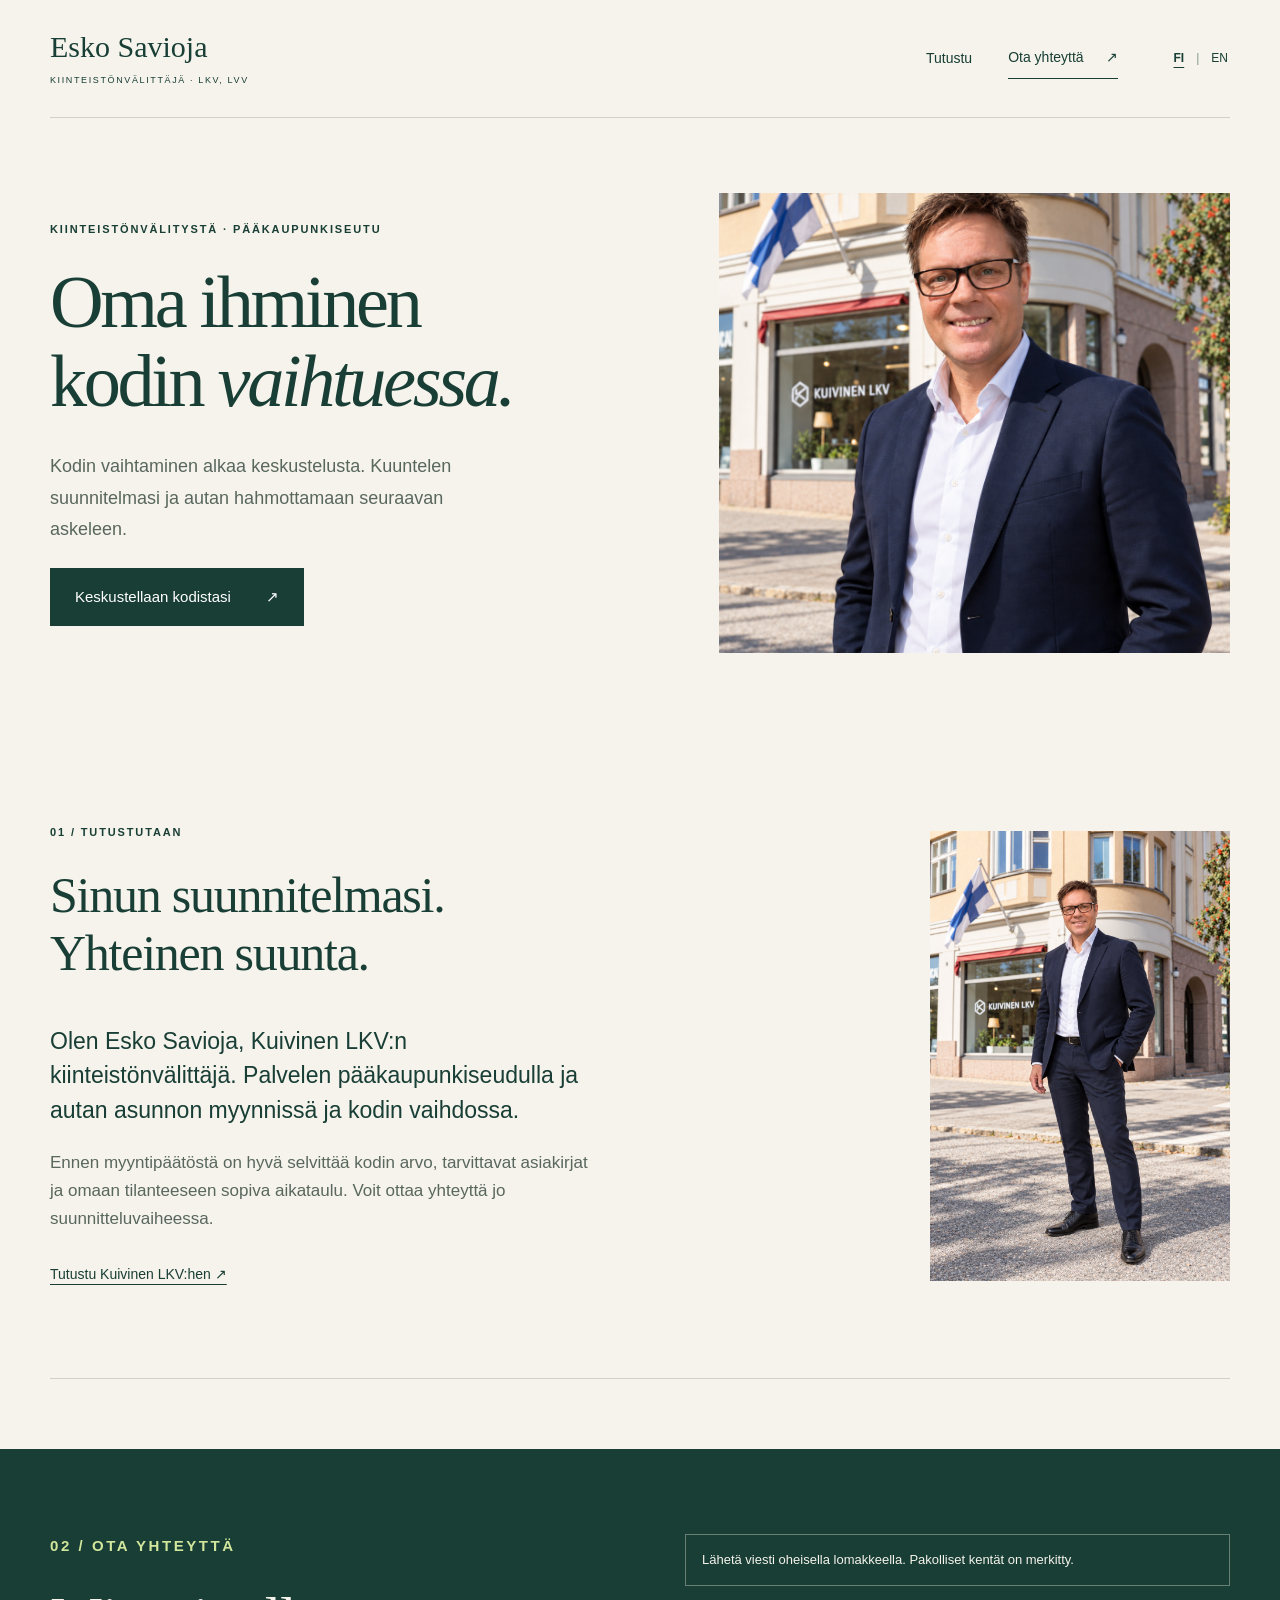
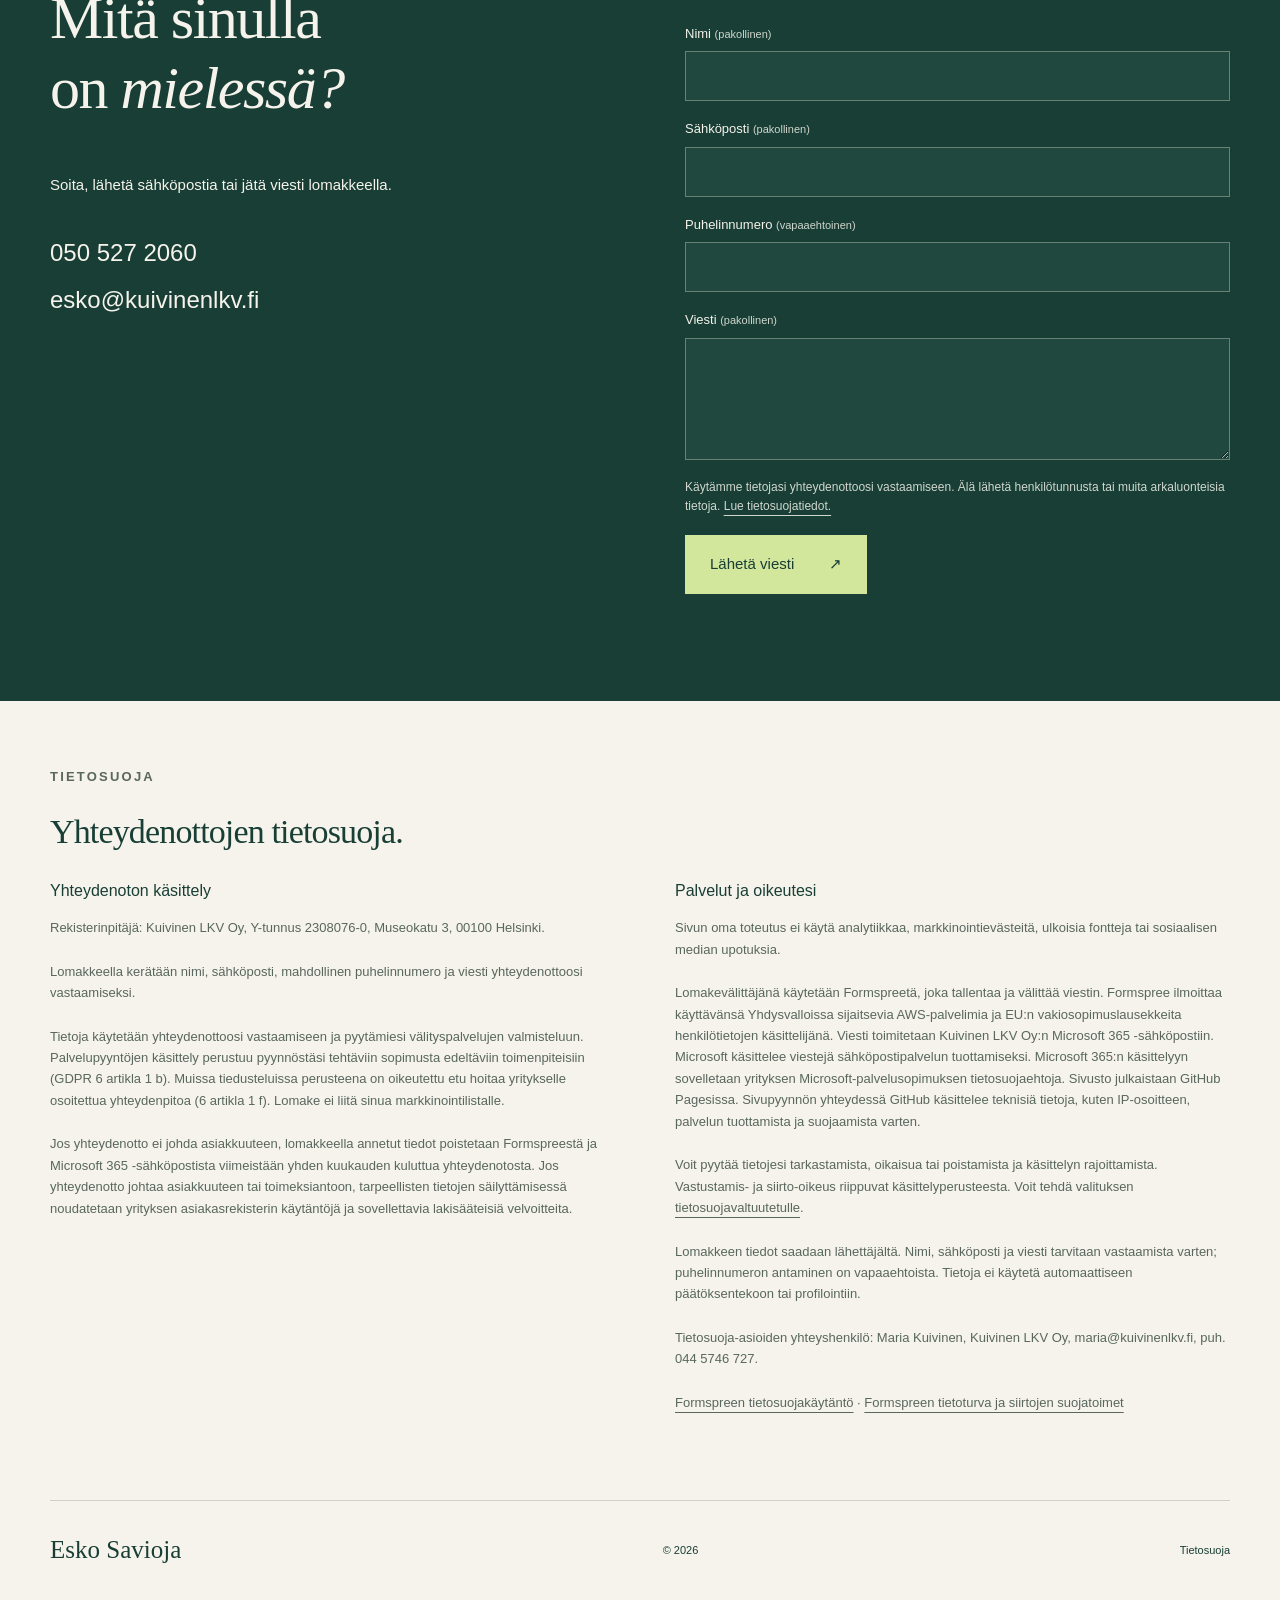
<file: index.html>
<!doctype html>
<html lang="fi">
<head>
  <meta charset="utf-8">
  <meta name="viewport" content="width=device-width, initial-scale=1">
  <meta name="robots" content="index, follow">
  <meta name="description" content="Kiinteistönvälittäjä Esko Savioja, LKV, LVV. Apua asunnon myyntiin ja kodin vaihtoon pääkaupunkiseudulla. Kuivinen LKV — ota yhteyttä.">
  <meta name="theme-color" content="#183e35">
  <meta property="og:title" content="Esko Savioja | Kiinteistönvälittäjä pääkaupunkiseudulla">
  <meta property="og:description" content="Kiinteistönvälittäjä Esko Savioja, LKV, LVV. Apua asunnon myyntiin ja kodin vaihtoon pääkaupunkiseudulla. Kuivinen LKV — ota yhteyttä.">
  <meta property="og:type" content="website">
  <meta property="og:locale" content="fi_FI">
  <title>Esko Savioja | Kiinteistönvälittäjä pääkaupunkiseudulla</title>
  <link rel="canonical" href="https://eskosavioja.com/">
  <link rel="alternate" hreflang="fi" href="https://eskosavioja.com/">
  <link rel="alternate" hreflang="en" href="https://eskosavioja.com/en/">
  <link rel="alternate" hreflang="x-default" href="https://eskosavioja.com/">
  <meta property="og:url" content="https://eskosavioja.com/">
  <link rel="icon" href="favicon.svg" type="image/svg+xml">
  <link rel="stylesheet" href="styles.css">
  <script src="site-config.js" defer></script>
  <script src="site.js" defer></script>
  <meta property="og:image" content="https://eskosavioja.com/esko-savioja-ulkokuva.png">
  <meta property="og:image:alt" content="Esko Savioja — Kuivinen LKV">
  <meta name="twitter:card" content="summary_large_image">
  <script type="application/ld+json">{"@context": "https://schema.org", "@graph": [{"@type": "Person", "@id": "https://eskosavioja.com/#esko", "name": "Esko Savioja", "url": "https://eskosavioja.com/", "image": "https://eskosavioja.com/esko-savioja-ulkokuva.png", "jobTitle": "Kiinteistönvälittäjä, LKV, LVV", "telephone": "+358505272060", "email": "esko@kuivinenlkv.fi", "worksFor": {"@type": "Organization", "name": "Kuivinen LKV Oy", "url": "https://kuivinenlkv.fi/"}, "description": "Kuivinen LKV:n kiinteistönvälittäjä pääkaupunkiseudulla."}, {"@type": "ProfilePage", "@id": "https://eskosavioja.com/#page", "url": "https://eskosavioja.com/", "name": "Esko Savioja | Kiinteistönvälittäjä pääkaupunkiseudulla", "inLanguage": "fi", "mainEntity": {"@id": "https://eskosavioja.com/#esko"}}]}</script>
</head>
<body>
  <a class="skip" href="#sisalto">Siirry sisältöön</a>
  <header class="header wrap">
    <a href="#" class="wordmark" aria-label="Esko Savioja, etusivu">Esko Savioja<span>KIINTEISTÖNVÄLITTÄJÄ · LKV, LVV</span></a>
    <nav aria-label="Päävalikko"><a href="#esittely">Tutustu</a><a href="#yhteys" class="nav-cta">Ota yhteyttä <span aria-hidden="true">↗</span></a><span class="language-switch" aria-label="Kieli"><a href="./" lang="fi" aria-current="page">FI</a><span aria-hidden="true">|</span><a href="en/" lang="en" hreflang="en">EN</a></span></nav>
  </header>
  <main id="sisalto">
    <section class="hero wrap" aria-labelledby="hero-title">
      <div class="hero-copy"><p class="eyebrow">KIINTEISTÖNVÄLITYSTÄ · PÄÄKAUPUNKISEUTU</p>
        <h1 id="hero-title">Oma ihminen<br>kodin <em>vaihtuessa.</em></h1>
        <p class="lead">Kodin vaihtaminen alkaa keskustelusta. Kuuntelen suunnitelmasi ja autan hahmottamaan seuraavan askeleen.</p>
        <a class="button" href="#yhteys">Keskustellaan kodistasi <span aria-hidden="true">↗</span></a>
      </div>
      <figure class="portrait" id="portrait">
        <img id="portrait-photo" src="esko-savioja-ulkokuva.png" alt="Esko Savioja Kuivinen LKV:n toimiston edustalla" width="1122" height="1402" fetchpriority="high">
      </figure>
    </section>
    <section id="esittely" class="intro wrap section" aria-labelledby="intro-title">
      <div class="intro-copy">
      <div><p class="eyebrow">01 / TUTUSTUTAAN</p><h2 id="intro-title">Sinun suunnitelmasi.<br>Yhteinen suunta.</h2></div>
      <div class="intro-text"><p class="large">Olen Esko Savioja, Kuivinen LKV:n kiinteistönvälittäjä. Palvelen pääkaupunkiseudulla ja autan asunnon myynnissä ja kodin vaihdossa.</p><p>Ennen myyntipäätöstä on hyvä selvittää kodin arvo, tarvittavat asiakirjat ja omaan tilanteeseen sopiva aikataulu. Voit ottaa yhteyttä jo suunnitteluvaiheessa.</p><a class="text-link" id="profile-link" href="https://kuivinenlkv.fi/">Tutustu Kuivinen LKV:hen <span aria-hidden="true">↗</span></a></div>
      </div>
    <figure class="location-photo">
      <img src="esko-savioja-kokovartalo.png" alt="Esko Savioja kokovartalokuvassa Kuivinen LKV:n toimiston edustalla" width="1024" height="1536" loading="lazy" decoding="async">
    </figure>
    </section>
    <section id="yhteys" class="contact" aria-labelledby="contact-title"><div class="wrap contact-grid">
      <div><p class="eyebrow">02 / OTA YHTEYTTÄ</p><h2 id="contact-title">Mitä sinulla<br>on <em>mielessä?</em></h2><p>Soita, lähetä sähköpostia tai jätä viesti lomakkeella.</p><address><a id="phone" href="tel:+358505272060">050 527 2060</a><a id="email" href="mailto:esko@kuivinenlkv.fi">esko@kuivinenlkv.fi</a></address></div>
      <form id="contact-form" method="post" aria-describedby="form-note">
        <p id="form-note" class="form-note">Lähetä viesti oheisella lomakkeella. Pakolliset kentät on merkitty.</p>
        <input type="hidden" name="language" value="fi">
        <fieldset disabled id="form-fields"><legend class="sr-only">Yhteydenottolomake</legend>
          <label for="name">Nimi <span>(pakollinen)</span></label><input id="name" name="name" autocomplete="name" maxlength="120" required>
          <label for="email-field">Sähköposti <span>(pakollinen)</span></label><input id="email-field" name="email" type="email" autocomplete="email" maxlength="254" required>
          <label for="phone-field">Puhelinnumero <span>(vapaaehtoinen)</span></label><input id="phone-field" name="phone" type="tel" autocomplete="tel" maxlength="40">
          <label for="message">Viesti <span>(pakollinen)</span></label><textarea id="message" name="message" rows="4" maxlength="5000" required></textarea>
          <div class="honeypot" aria-hidden="true"><label for="website">Jätä tämä tyhjäksi</label><input id="website" name="_gotcha" tabindex="-1" autocomplete="off"></div>
          <p class="form-privacy">Käytämme tietojasi yhteydenottoosi vastaamiseen. Älä lähetä henkilötunnusta tai muita arkaluonteisia tietoja. <a href="#tietosuoja">Lue tietosuojatiedot.</a></p>
          <button class="button light" type="submit" id="send">Lähetä viesti <span aria-hidden="true">↗</span></button>
        </fieldset>
        <p id="form-status" role="status" aria-live="polite"></p>
      </form>
    </div></section>
    <section id="tietosuoja" class="privacy wrap section" aria-labelledby="privacy-title"><p class="eyebrow">TIETOSUOJA</p><h2 id="privacy-title">Yhteydenottojen tietosuoja.</h2>
      <div class="privacy-grid"><div><h3>Yhteydenoton käsittely</h3><p id="controller">Rekisterinpitäjä: Kuivinen LKV Oy, Y-tunnus 2308076-0, Museokatu 3, 00100 Helsinki.</p><p>Lomakkeella kerätään nimi, sähköposti, mahdollinen puhelinnumero ja viesti yhteydenottoosi vastaamiseksi.</p><p id="legal-basis">Tietoja käytetään yhteydenottoosi vastaamiseen ja pyytämiesi välityspalvelujen valmisteluun. Palvelupyyntöjen käsittely perustuu pyynnöstäsi tehtäviin sopimusta edeltäviin toimenpiteisiin (GDPR 6 artikla 1 b). Muissa tiedusteluissa perusteena on oikeutettu etu hoitaa yritykselle osoitettua yhteydenpitoa (6 artikla 1 f). Lomake ei liitä sinua markkinointilistalle.</p><p id="retention">Jos yhteydenotto ei johda asiakkuuteen, lomakkeella annetut tiedot poistetaan Formspreestä ja Microsoft 365 -sähköpostista viimeistään yhden kuukauden kuluttua yhteydenotosta. Jos yhteydenotto johtaa asiakkuuteen tai toimeksiantoon, tarpeellisten tietojen säilyttämisessä noudatetaan yrityksen asiakasrekisterin käytäntöjä ja sovellettavia lakisääteisiä velvoitteita.</p></div><div><h3>Palvelut ja oikeutesi</h3><p>Sivun oma toteutus ei käytä analytiikkaa, markkinointievästeitä, ulkoisia fontteja tai sosiaalisen median upotuksia.</p><p id="processors">Lomakevälittäjänä käytetään Formspreetä, joka tallentaa ja välittää viestin. Formspree ilmoittaa käyttävänsä Yhdysvalloissa sijaitsevia AWS-palvelimia ja EU:n vakiosopimuslausekkeita henkilötietojen käsittelijänä. Viesti toimitetaan Kuivinen LKV Oy:n Microsoft 365 -sähköpostiin. Microsoft käsittelee viestejä sähköpostipalvelun tuottamiseksi. Microsoft 365:n käsittelyyn sovelletaan yrityksen Microsoft-palvelusopimuksen tietosuojaehtoja. Sivusto julkaistaan GitHub Pagesissa. Sivupyynnön yhteydessä GitHub käsittelee teknisiä tietoja, kuten IP-osoitteen, palvelun tuottamista ja suojaamista varten.</p><p>Voit pyytää tietojesi tarkastamista, oikaisua tai poistamista ja käsittelyn rajoittamista. Vastustamis- ja siirto-oikeus riippuvat käsittelyperusteesta. Voit tehdä valituksen <a href="https://tietosuoja.fi/ilmoitus-tietosuojavaltuutetulle">tietosuojavaltuutetulle</a>.</p><p>Lomakkeen tiedot saadaan lähettäjältä. Nimi, sähköposti ja viesti tarvitaan vastaamista varten; puhelinnumeron antaminen on vapaaehtoista. Tietoja ei käytetä automaattiseen päätöksentekoon tai profilointiin.</p><p id="privacy-contact">Tietosuoja-asioiden yhteyshenkilö: Maria Kuivinen, Kuivinen LKV Oy, maria@kuivinenlkv.fi, puh. 044 5746 727.</p><p><a href="https://formspree.io/legal/privacy-policy/">Formspreen tietosuojakäytäntö</a> · <a href="https://formspree.io/security/">Formspreen tietoturva ja siirtojen suojatoimet</a></p></div></div>
    </section>
  </main>
  <footer class="footer wrap"><a class="wordmark" href="#">Esko Savioja</a><span>© <span id="year">2026</span></span><a href="#tietosuoja">Tietosuoja</a></footer>
</body>
</html>
</file>
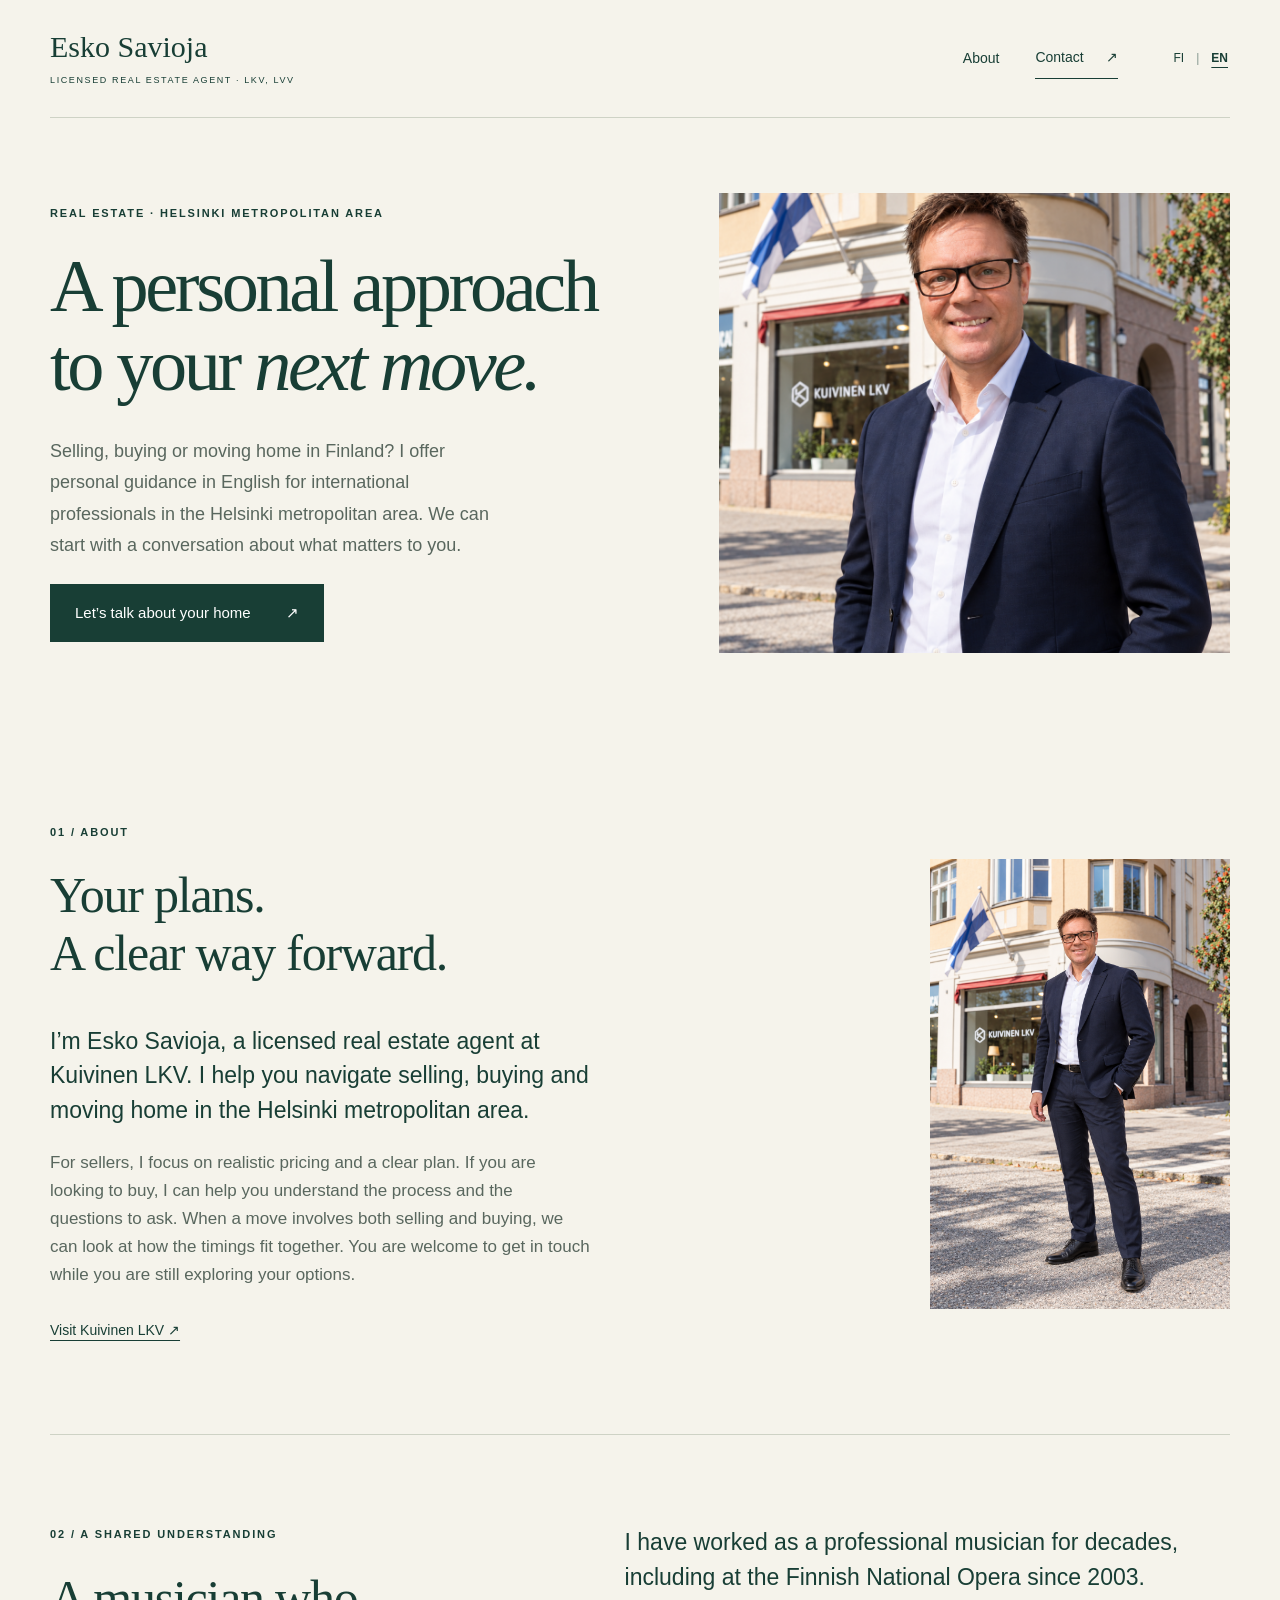
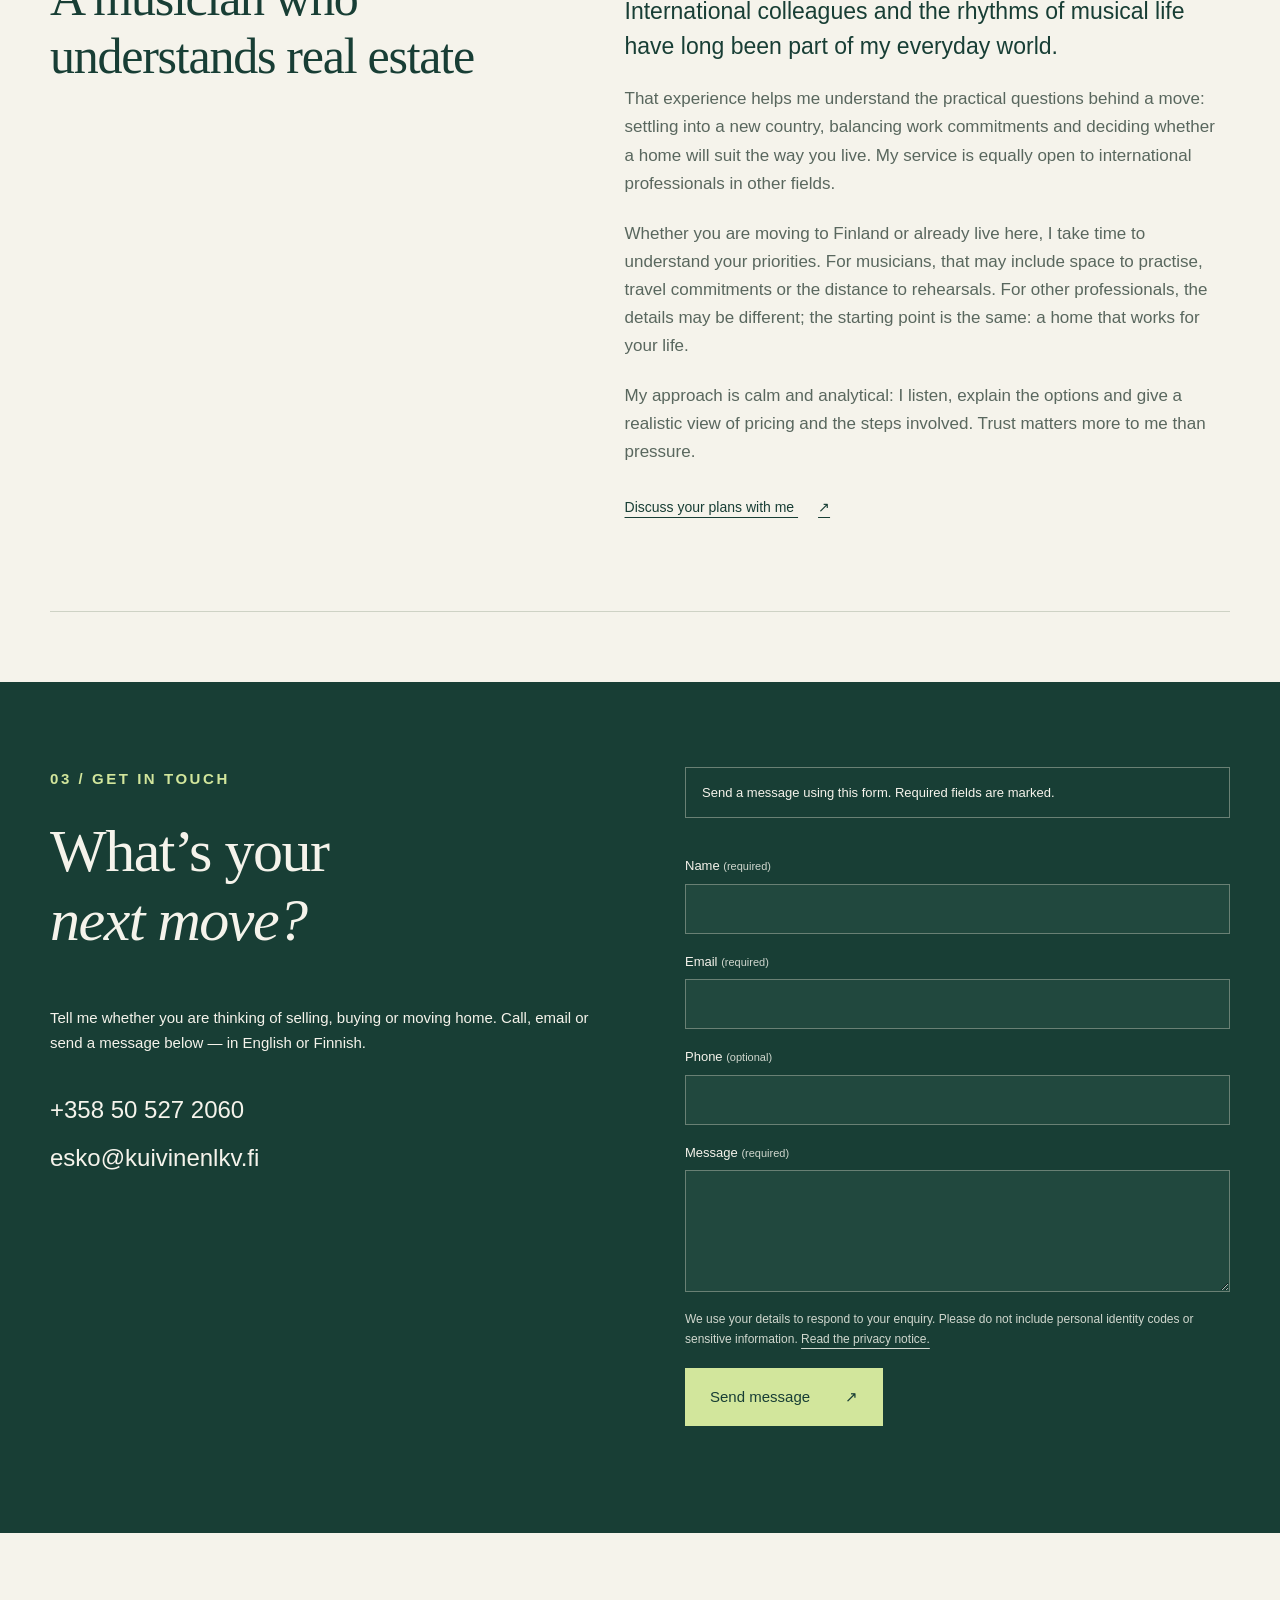
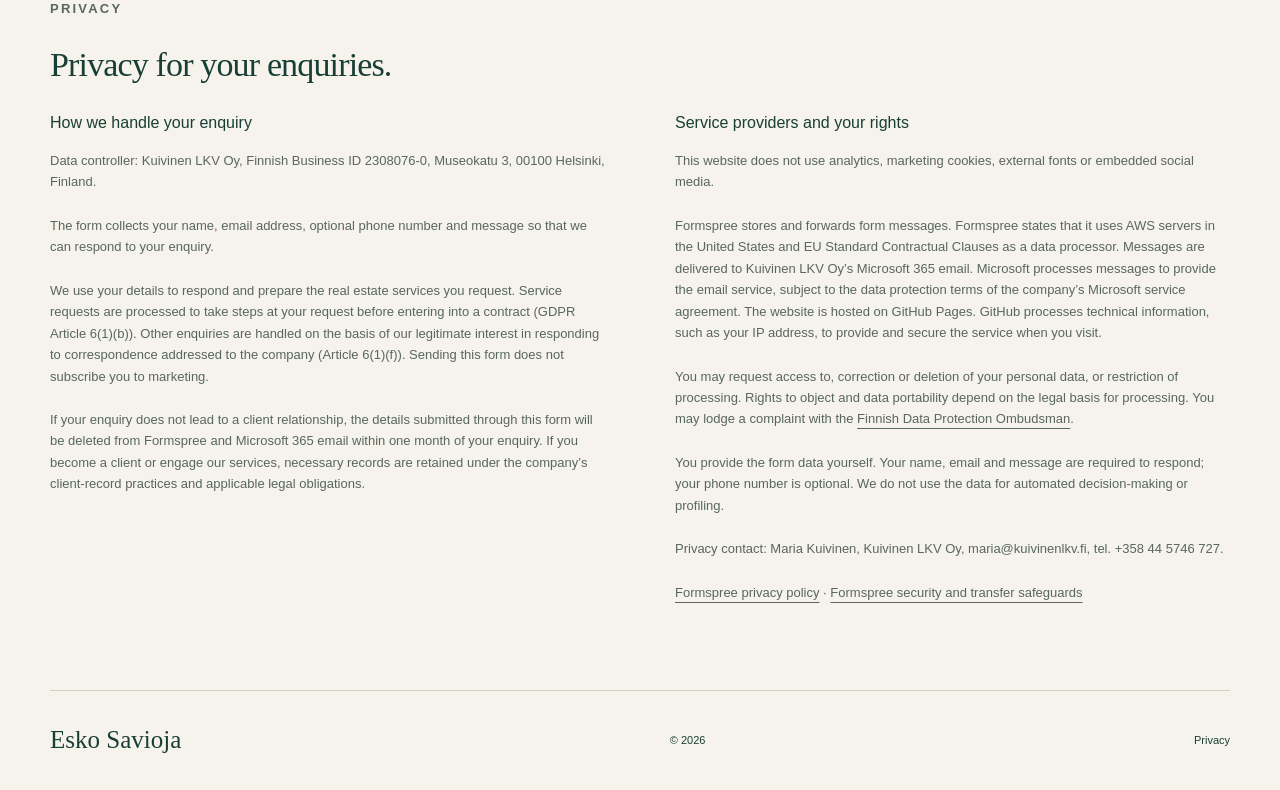
<file: en/index.html>
<!doctype html>
<html lang="en">
<head>
  <meta charset="utf-8">
  <meta name="viewport" content="width=device-width, initial-scale=1">
  <meta name="robots" content="index, follow">
  <meta name="description" content="Sell, buy or move home in the Helsinki metropolitan area with Esko Savioja, LKV at Kuivinen LKV. A calm approach informed by decades as a professional musician.">
  <meta name="theme-color" content="#183e35">
  <meta property="og:title" content="Esko Savioja | English-speaking real estate agent in Helsinki">
  <meta property="og:description" content="Sell, buy or move home in the Helsinki metropolitan area with Esko Savioja, LKV at Kuivinen LKV. A calm approach informed by decades as a professional musician.">
  <meta property="og:type" content="website">
  <meta property="og:locale" content="en_GB">
  <title>Esko Savioja | English-speaking real estate agent in Helsinki</title>
  <link rel="canonical" href="https://eskosavioja.com/en/">
  <link rel="alternate" hreflang="fi" href="https://eskosavioja.com/">
  <link rel="alternate" hreflang="en" href="https://eskosavioja.com/en/">
  <link rel="alternate" hreflang="x-default" href="https://eskosavioja.com/">
  <meta property="og:url" content="https://eskosavioja.com/en/">
  <link rel="icon" href="../favicon.svg" type="image/svg+xml">
  <link rel="stylesheet" href="../styles.css">
  <script src="../site-config.js" defer></script>
  <script src="../site.js" defer></script>
  <meta property="og:image" content="https://eskosavioja.com/esko-savioja-ulkokuva.png">
  <meta property="og:image:alt" content="Esko Savioja — Kuivinen LKV">
  <meta name="twitter:card" content="summary_large_image">
  <script type="application/ld+json">{"@context": "https://schema.org", "@graph": [{"@type": "Person", "@id": "https://eskosavioja.com/#esko", "name": "Esko Savioja", "url": "https://eskosavioja.com/", "image": "https://eskosavioja.com/esko-savioja-ulkokuva.png", "jobTitle": "Licensed real estate agent, LKV, LVV", "telephone": "+358505272060", "email": "esko@kuivinenlkv.fi", "worksFor": {"@type": "Organization", "name": "Kuivinen LKV Oy", "url": "https://kuivinenlkv.fi/"}, "description": "A licensed real estate agent at Kuivinen LKV serving international professionals in the Helsinki metropolitan area, with decades of experience as a professional musician, including at the Finnish National Opera since 2003."}, {"@type": "ProfilePage", "@id": "https://eskosavioja.com/en/#page", "url": "https://eskosavioja.com/en/", "name": "Esko Savioja | English-speaking real estate agent in Helsinki", "inLanguage": "en", "mainEntity": {"@id": "https://eskosavioja.com/#esko"}, "description": "Sell, buy or move home in the Helsinki metropolitan area with Esko Savioja, LKV at Kuivinen LKV. A calm approach informed by decades as a professional musician."}]}</script>
  <style>
    .music-story{display:grid;grid-template-columns:minmax(0,1fr) minmax(0,1.2fr);gap:70px;align-items:start}
    .music-story h2{max-width:440px;overflow-wrap:break-word}
    .music-story .intro-text{max-width:600px;min-width:0}
    @media(max-width:900px){.music-story{gap:35px}}
    @media(max-width:640px){.music-story{grid-template-columns:1fr;gap:10px}}
  </style>
</head>
<body>
  <a class="skip" href="#sisalto">Skip to content</a>
  <header class="header wrap">
    <a href="#" class="wordmark" aria-label="Esko Savioja, home">Esko Savioja<span>LICENSED REAL ESTATE AGENT · LKV, LVV</span></a>
    <nav aria-label="Main navigation"><a href="#esittely">About</a><a href="#yhteys" class="nav-cta">Contact <span aria-hidden="true">↗</span></a><span class="language-switch" aria-label="Language"><a href="../" lang="fi" hreflang="fi">FI</a><span aria-hidden="true">|</span><a href="./" lang="en" aria-current="page">EN</a></span></nav>
  </header>
  <main id="sisalto">
    <section class="hero wrap" aria-labelledby="hero-title">
      <div class="hero-copy"><p class="eyebrow">REAL ESTATE · HELSINKI METROPOLITAN AREA</p>
        <h1 id="hero-title">A personal approach<br>to your <em>next move.</em></h1>
        <p class="lead">Selling, buying or moving home in Finland? I offer personal guidance in English for international professionals in the Helsinki metropolitan area. We can start with a conversation about what matters to you.</p>
        <a class="button" href="#yhteys">Let’s talk about your home <span aria-hidden="true">↗</span></a>
      </div>
      <figure class="portrait" id="portrait">
        <img id="portrait-photo" src="../esko-savioja-ulkokuva.png" alt="Esko Savioja outside the Kuivinen LKV office" width="1122" height="1402" fetchpriority="high">
      </figure>
    </section>
    <section id="esittely" class="intro wrap section" aria-labelledby="intro-title">
      <div class="intro-copy">
      <div><p class="eyebrow">01 / ABOUT</p><h2 id="intro-title">Your plans.<br>A clear way forward.</h2></div>
      <div class="intro-text"><p class="large">I’m Esko Savioja, a licensed real estate agent at Kuivinen LKV. I help you navigate selling, buying and moving home in the Helsinki metropolitan area.</p><p>For sellers, I focus on realistic pricing and a clear plan. If you are looking to buy, I can help you understand the process and the questions to ask. When a move involves both selling and buying, we can look at how the timings fit together. You are welcome to get in touch while you are still exploring your options.</p><a class="text-link" id="profile-link" href="https://kuivinenlkv.fi/">Visit Kuivinen LKV <span aria-hidden="true">↗</span></a></div>
      </div>
    <figure class="location-photo">
      <img src="../esko-savioja-kokovartalo.png" alt="Full-length portrait of Esko Savioja outside the Kuivinen LKV office" width="1024" height="1536" loading="lazy" decoding="async">
    </figure>
    </section>
    <section id="music-background" class="wrap section music-story" aria-labelledby="music-title">
      <div class="music-story-heading"><p class="eyebrow">02 / A SHARED UNDERSTANDING</p><h2 id="music-title">A musician who understands real estate</h2></div>
      <div class="intro-text">
        <p class="large">I have worked as a professional musician for decades, including at the Finnish National Opera since 2003. International colleagues and the rhythms of musical life have long been part of my everyday world.</p>
        <p>That experience helps me understand the practical questions behind a move: settling into a new country, balancing work commitments and deciding whether a home will suit the way you live. My service is equally open to international professionals in other fields.</p>
        <p>Whether you are moving to Finland or already live here, I take time to understand your priorities. For musicians, that may include space to practise, travel commitments or the distance to rehearsals. For other professionals, the details may be different; the starting point is the same: a home that works for your life.</p>
        <p>My approach is calm and analytical: I listen, explain the options and give a realistic view of pricing and the steps involved. Trust matters more to me than pressure.</p>
        <a class="text-link" href="#yhteys">Discuss your plans with me <span aria-hidden="true">↗</span></a>
      </div>
    </section>
    <section id="yhteys" class="contact" aria-labelledby="contact-title"><div class="wrap contact-grid">
      <div><p class="eyebrow">03 / GET IN TOUCH</p><h2 id="contact-title">What’s your<br><em>next move?</em></h2><p>Tell me whether you are thinking of selling, buying or moving home. Call, email or send a message below — in English or Finnish.</p><address><a id="phone" href="tel:+358505272060">+358 50 527 2060</a><a id="email" href="mailto:esko@kuivinenlkv.fi">esko@kuivinenlkv.fi</a></address></div>
      <form id="contact-form" method="post" aria-describedby="form-note">
        <p id="form-note" class="form-note">Send a message using this form. Required fields are marked.</p>
        <input type="hidden" name="language" value="en">
        <fieldset disabled id="form-fields"><legend class="sr-only">Contact form</legend>
          <label for="name">Name <span>(required)</span></label><input id="name" name="name" autocomplete="name" maxlength="120" required>
          <label for="email-field">Email <span>(required)</span></label><input id="email-field" name="email" type="email" autocomplete="email" maxlength="254" required>
          <label for="phone-field">Phone <span>(optional)</span></label><input id="phone-field" name="phone" type="tel" autocomplete="tel" maxlength="40">
          <label for="message">Message <span>(required)</span></label><textarea id="message" name="message" rows="4" maxlength="5000" required></textarea>
          <div class="honeypot" aria-hidden="true"><label for="website">Leave this blank</label><input id="website" name="_gotcha" tabindex="-1" autocomplete="off"></div>
          <p class="form-privacy">We use your details to respond to your enquiry. Please do not include personal identity codes or sensitive information. <a href="#tietosuoja">Read the privacy notice.</a></p>
          <button class="button light" type="submit" id="send">Send message <span aria-hidden="true">↗</span></button>
        </fieldset>
        <p id="form-status" role="status" aria-live="polite"></p>
      </form>
    </div></section>
    <section id="tietosuoja" class="privacy wrap section" aria-labelledby="privacy-title"><p class="eyebrow">PRIVACY</p><h2 id="privacy-title">Privacy for your enquiries.</h2>
      <div class="privacy-grid"><div><h3>How we handle your enquiry</h3><p id="controller">Data controller: Kuivinen LKV Oy, Finnish Business ID 2308076-0, Museokatu 3, 00100 Helsinki, Finland.</p><p>The form collects your name, email address, optional phone number and message so that we can respond to your enquiry.</p><p id="legal-basis">We use your details to respond and prepare the real estate services you request. Service requests are processed to take steps at your request before entering into a contract (GDPR Article 6(1)(b)). Other enquiries are handled on the basis of our legitimate interest in responding to correspondence addressed to the company (Article 6(1)(f)). Sending this form does not subscribe you to marketing.</p><p id="retention">If your enquiry does not lead to a client relationship, the details submitted through this form will be deleted from Formspree and Microsoft 365 email within one month of your enquiry. If you become a client or engage our services, necessary records are retained under the company’s client-record practices and applicable legal obligations.</p></div><div><h3>Service providers and your rights</h3><p>This website does not use analytics, marketing cookies, external fonts or embedded social media.</p><p id="processors">Formspree stores and forwards form messages. Formspree states that it uses AWS servers in the United States and EU Standard Contractual Clauses as a data processor. Messages are delivered to Kuivinen LKV Oy’s Microsoft 365 email. Microsoft processes messages to provide the email service, subject to the data protection terms of the company’s Microsoft service agreement. The website is hosted on GitHub Pages. GitHub processes technical information, such as your IP address, to provide and secure the service when you visit.</p><p>You may request access to, correction or deletion of your personal data, or restriction of processing. Rights to object and data portability depend on the legal basis for processing. You may lodge a complaint with the <a href="https://tietosuoja.fi/ilmoitus-tietosuojavaltuutetulle">Finnish Data Protection Ombudsman</a>.</p><p>You provide the form data yourself. Your name, email and message are required to respond; your phone number is optional. We do not use the data for automated decision-making or profiling.</p><p id="privacy-contact">Privacy contact: Maria Kuivinen, Kuivinen LKV Oy, maria@kuivinenlkv.fi, tel. +358 44 5746 727.</p><p><a href="https://formspree.io/legal/privacy-policy/">Formspree privacy policy</a> · <a href="https://formspree.io/security/">Formspree security and transfer safeguards</a></p></div></div>
    </section>
  </main>
  <footer class="footer wrap"><a class="wordmark" href="#">Esko Savioja</a><span>© <span id="year">2026</span></span><a href="#tietosuoja">Privacy</a></footer>
</body>
</html>
</file>
<file: styles.css>
:root{--paper:#f5f3eb;--ink:#183e35;--muted:#59675e;--line:#ced2c5;--accent:#d2e69c;--serif:Georgia,'Times New Roman',serif;--sans:Arial,Helvetica,sans-serif}*{box-sizing:border-box}html{scroll-behavior:smooth;scroll-padding-top:2rem}body{margin:0;background:var(--paper);color:var(--ink);font:17px/1.65 var(--sans)}a{color:inherit;text-underline-offset:5px}a,button,input,textarea{touch-action:manipulation}a:focus-visible,button:focus-visible,summary:focus-visible{outline:3px solid #977234;outline-offset:6px}input:focus-visible,textarea:focus-visible{outline:3px solid var(--accent);outline-offset:3px}.wrap{width:min(1180px,calc(100% - 96px));margin-inline:auto}.draft{background:#e9dfbc;text-align:center;padding:8px 20px;font-size:13px;color:#493a21}.header{display:flex;align-items:center;justify-content:space-between;padding-block:30px;border-bottom:1px solid var(--line);gap:24px}.wordmark{font:30px/1.15 var(--serif);text-decoration:none}.wordmark span{display:block;font:9px/1.5 var(--sans);letter-spacing:.18em;margin-top:9px}nav{display:flex;align-items:center;gap:36px;font-size:14px}nav a{text-decoration:none}.nav-cta{border-bottom:1px solid var(--ink);padding-block:8px}nav span{margin-left:18px}.hero{display:grid;grid-template-columns:1.2fr 1fr;gap:55px;align-items:center;padding-block:75px 80px}.eyebrow{font-size:11px;font-weight:700;letter-spacing:.17em;margin:0 0 25px}h1,h2,h3,p,figure{margin-top:0}h1{font:clamp(48px,5.8vw,78px)/1.07 var(--serif);letter-spacing:-.045em;margin-bottom:30px}em{font-weight:400}h2{font:clamp(34px,4vw,50px)/1.16 var(--serif);letter-spacing:-.025em}h3{font-size:19px;line-height:1.35;font-weight:500}p{margin-bottom:22px}.lead{font-size:18px;max-width:460px;color:var(--muted);line-height:1.75}.button{display:inline-flex;gap:35px;align-items:center;justify-content:space-between;background:var(--ink);color:white;padding:17px 24px;text-decoration:none;border:1px solid var(--ink);font:15px/1.5 var(--sans);cursor:pointer}.button:hover{background:#2a5549}.hero-note{font-size:11px;color:var(--muted);margin-top:18px}.portrait{margin:0;position:relative;align-self:stretch;min-height:460px;background:#d9ddcf;overflow:hidden}.portrait-placeholder{height:100%;min-height:460px;display:flex;flex-direction:column;align-items:center;justify-content:center;background:linear-gradient(155deg,#e3e5d8 0%,#becbbc 100%)}.monogram{font:150px var(--serif);letter-spacing:-.07em;color:#55725f}.photo-note{font-size:12px;color:#344f41}.portrait img{display:block;width:100%;height:100%;min-height:460px;object-fit:cover;position:absolute;inset:0}.portrait figcaption{position:absolute;bottom:20px;left:22px;right:22px;padding:16px 20px;background:var(--paper);display:flex;flex-wrap:wrap;gap:6px 15px;align-items:baseline;justify-content:space-between}.portrait figcaption span{font:25px var(--serif)}.portrait figcaption small{font-size:10px;color:var(--muted)}.band{background:var(--ink);color:var(--paper)}.band-inner{padding-block:25px;display:flex;justify-content:space-between;gap:24px;align-items:center}.band-inner>span{font:24px var(--serif)}.band a{font-size:12px;white-space:nowrap;text-decoration:none}.band a span{margin-left:15px}.section{padding-block:90px;border-bottom:1px solid var(--line)}.intro{display:grid;grid-template-columns:1fr 1fr;gap:70px}.intro-text{color:var(--muted);max-width:540px}.intro-text .large{font-size:23px;color:var(--ink);line-height:1.5}.text-link{display:inline-block;color:var(--ink);font-size:14px;margin-top:8px}.text-link span{margin-left:20px}.section-heading{display:flex;justify-content:space-between;align-items:baseline;gap:24px}.section-heading h2{font-size:40px}.steps{list-style:none;padding:0;margin:35px 0 0;display:grid;grid-template-columns:repeat(3,1fr);gap:40px}.steps li{border-top:1px solid var(--line);padding-top:22px}.step-number{display:block;font:italic 34px var(--serif);color:#63764d;margin-bottom:25px}.steps p{font-size:15px;color:var(--muted);margin-bottom:0}.contact{background:var(--ink);color:var(--paper);margin-top:70px;padding-block:85px}.contact-grid{display:grid;grid-template-columns:1fr 1fr;gap:90px}.contact h2{font-size:60px}.contact .eyebrow{color:var(--accent)}.contact p{font-size:15px}.contact address{font-style:normal;display:flex;flex-direction:column;gap:8px;margin-top:35px}.contact address a{font-size:24px;text-decoration:none;overflow-wrap:anywhere}.contact-brand{margin-top:30px;color:#d0d7ce}form{min-width:0}fieldset{padding:0;margin:0;border:0;min-width:0}label{display:block;font-size:13px;margin:17px 0 7px}label span{color:#d0d7ce;font-size:11px}input,textarea{font:16px/1.5 var(--sans);border:1px solid #698074;border-radius:0;padding:12px;background:#21483e;color:#fff;display:block;width:100%;resize:vertical}textarea{min-height:120px}input:disabled,textarea:disabled{opacity:.65}.light{background:var(--accent);color:var(--ink);border-color:var(--accent)}.light:hover{background:#e0efbb}button:disabled{cursor:not-allowed;opacity:.6}.form-note{padding:14px 16px;border:1px solid #698074;margin-bottom:20px;font-size:13px!important}form .form-privacy{font-size:12px;color:#d0d7ce;margin-block:18px}#form-status{margin-top:18px}.honeypot{display:none}.privacy{padding-block:65px}.privacy h2{font-size:34px}.privacy-grid{display:grid;grid-template-columns:1fr 1fr;gap:70px}.privacy p{font-size:13px;color:var(--muted)}.privacy h3{font-size:16px}.privacy-draft{padding:15px;background:#e9dfbc;color:#493a21!important}.footer{display:flex;align-items:center;gap:30px;justify-content:space-between;padding-block:35px;font-size:11px}.footer .wordmark{font-size:25px}.footer a:not(.wordmark){text-decoration:none}.skip{position:fixed;left:15px;top:-100px;background:#fff;z-index:10;padding:12px}.skip:focus{top:15px}.sr-only{position:absolute;width:1px;height:1px;padding:0;margin:-1px;overflow:hidden;clip:rect(0,0,0,0);white-space:nowrap;border:0}[hidden]{display:none!important}@media(min-width:1500px){.hero{padding-block:95px}}@media(max-width:900px){.wrap{width:calc(100% - 48px)}.hero{gap:28px}.hero h1{font-size:52px}.portrait,.portrait-placeholder{min-height:420px}.intro,.contact-grid{gap:40px}.steps{gap:24px}.section-heading{display:block}.contact h2{font-size:50px}.contact address a{font-size:21px}.privacy-grid{gap:35px}}@media(max-width:640px){.wrap{width:calc(100% - 40px)}.header{padding-block:22px;gap:15px}.wordmark{font-size:25px}.wordmark span{font-size:8px}nav{gap:0}nav>a:first-child{display:none}.nav-cta{font-size:12px}nav span{margin-left:8px}.hero{grid-template-columns:1fr;padding-block:44px;gap:30px}.hero h1{font-size:clamp(45px,11vw,66px)}.lead{font-size:17px}.portrait,.portrait-placeholder{min-height:410px}.portrait{aspect-ratio:4/4.1}.band-inner{align-items:flex-start;flex-direction:column;gap:14px}.band-inner>span{font-size:23px}.section{padding-block:55px}.intro,.contact-grid,.privacy-grid{grid-template-columns:1fr;gap:22px}.intro-text .large{font-size:22px}.section-heading h2{font-size:34px}.steps{grid-template-columns:1fr;gap:30px;margin-top:15px}.step-number{margin-bottom:15px}.steps p{max-width:440px}.contact{margin-top:35px;padding-block:55px}.contact h2{font-size:53px}.contact-grid{gap:25px}.contact address{margin-top:25px}.privacy-grid{gap:10px}.footer{flex-wrap:wrap;gap:20px}.footer .wordmark{width:100%}.draft{font-size:11px}}@media(prefers-reduced-motion:reduce){html{scroll-behavior:auto}}
:where(.hero-copy,.portrait){min-width:0}.portrait{width:100%;max-width:100%}


.intro{grid-template-columns:minmax(0,1fr) minmax(220px,300px);align-items:center}.intro-copy{max-width:600px;min-width:0}.location-photo{width:100%;max-width:300px;margin:0;justify-self:end}.location-photo img{display:block;width:100%;height:auto}@media(max-width:640px){.intro{grid-template-columns:1fr}.location-photo{max-width:240px;justify-self:center;margin-top:12px}}

.language-switch{display:inline-flex;align-items:center;gap:10px;white-space:nowrap;font-size:12px}.language-switch a{padding:6px 2px}.language-switch a[aria-current="page"]{font-weight:700;text-decoration:underline}.language-switch>span{margin:0;opacity:.5}@media(max-width:640px){.header{flex-wrap:wrap}nav{gap:18px;margin-left:auto}.language-switch{gap:8px}}
</file>
